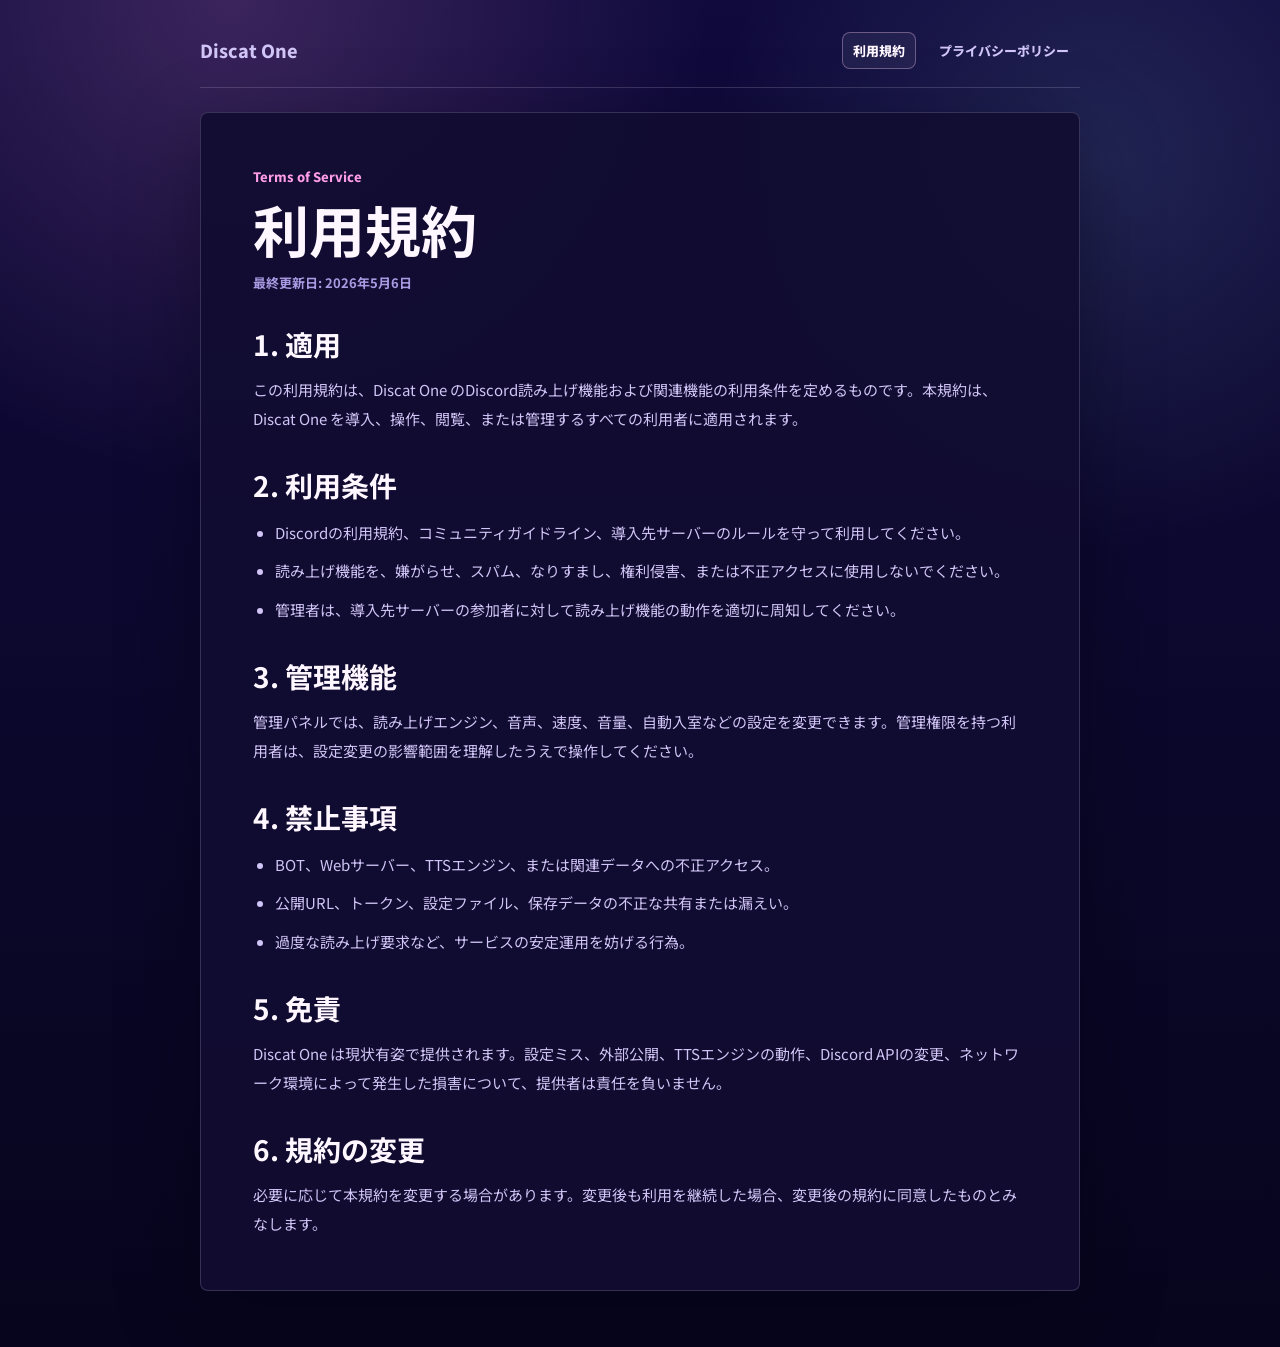
<file: index.html>
<!doctype html>
<html lang="ja">
  <head>
    <meta charset="utf-8" />
    <meta name="viewport" content="width=device-width, initial-scale=1" />
    <title>利用規約 | Discat One</title>
    <link rel="preconnect" href="https://fonts.googleapis.com" />
    <link rel="preconnect" href="https://fonts.gstatic.com" crossorigin />
    <link
      href="https://fonts.googleapis.com/css2?family=Noto+Sans+JP:wght@400;500;600;700;800&display=swap"
      rel="stylesheet"
    />
    <link rel="stylesheet" href="./legal.css" />
  </head>
  <body>
    <main class="document-shell">
      <header class="document-header">
        <p class="service-name">Discat One</p>
        <nav aria-label="関連ページ">
          <a aria-current="page" href="./index.html">利用規約</a>
          <a href="./privacy.html">プライバシーポリシー</a>
        </nav>
      </header>

      <article class="document-card">
        <header class="document-title">
          <p>Terms of Service</p>
          <h1>利用規約</h1>
          <span>最終更新日: 2026年5月6日</span>
        </header>

        <section>
          <h2>1. 適用</h2>
          <p>この利用規約は、Discat One のDiscord読み上げ機能および関連機能の利用条件を定めるものです。本規約は、Discat One を導入、操作、閲覧、または管理するすべての利用者に適用されます。</p>
        </section>

        <section>
          <h2>2. 利用条件</h2>
          <ul>
            <li>Discordの利用規約、コミュニティガイドライン、導入先サーバーのルールを守って利用してください。</li>
            <li>読み上げ機能を、嫌がらせ、スパム、なりすまし、権利侵害、または不正アクセスに使用しないでください。</li>
            <li>管理者は、導入先サーバーの参加者に対して読み上げ機能の動作を適切に周知してください。</li>
          </ul>
        </section>

        <section>
          <h2>3. 管理機能</h2>
          <p>管理パネルでは、読み上げエンジン、音声、速度、音量、自動入室などの設定を変更できます。管理権限を持つ利用者は、設定変更の影響範囲を理解したうえで操作してください。</p>
        </section>

        <section>
          <h2>4. 禁止事項</h2>
          <ul>
            <li>BOT、Webサーバー、TTSエンジン、または関連データへの不正アクセス。</li>
            <li>公開URL、トークン、設定ファイル、保存データの不正な共有または漏えい。</li>
            <li>過度な読み上げ要求など、サービスの安定運用を妨げる行為。</li>
          </ul>
        </section>

        <section>
          <h2>5. 免責</h2>
          <p>Discat One は現状有姿で提供されます。設定ミス、外部公開、TTSエンジンの動作、Discord APIの変更、ネットワーク環境によって発生した損害について、提供者は責任を負いません。</p>
        </section>

        <section>
          <h2>6. 規約の変更</h2>
          <p>必要に応じて本規約を変更する場合があります。変更後も利用を継続した場合、変更後の規約に同意したものとみなします。</p>
        </section>
      </article>
    </main>
  </body>
</html>
</file>
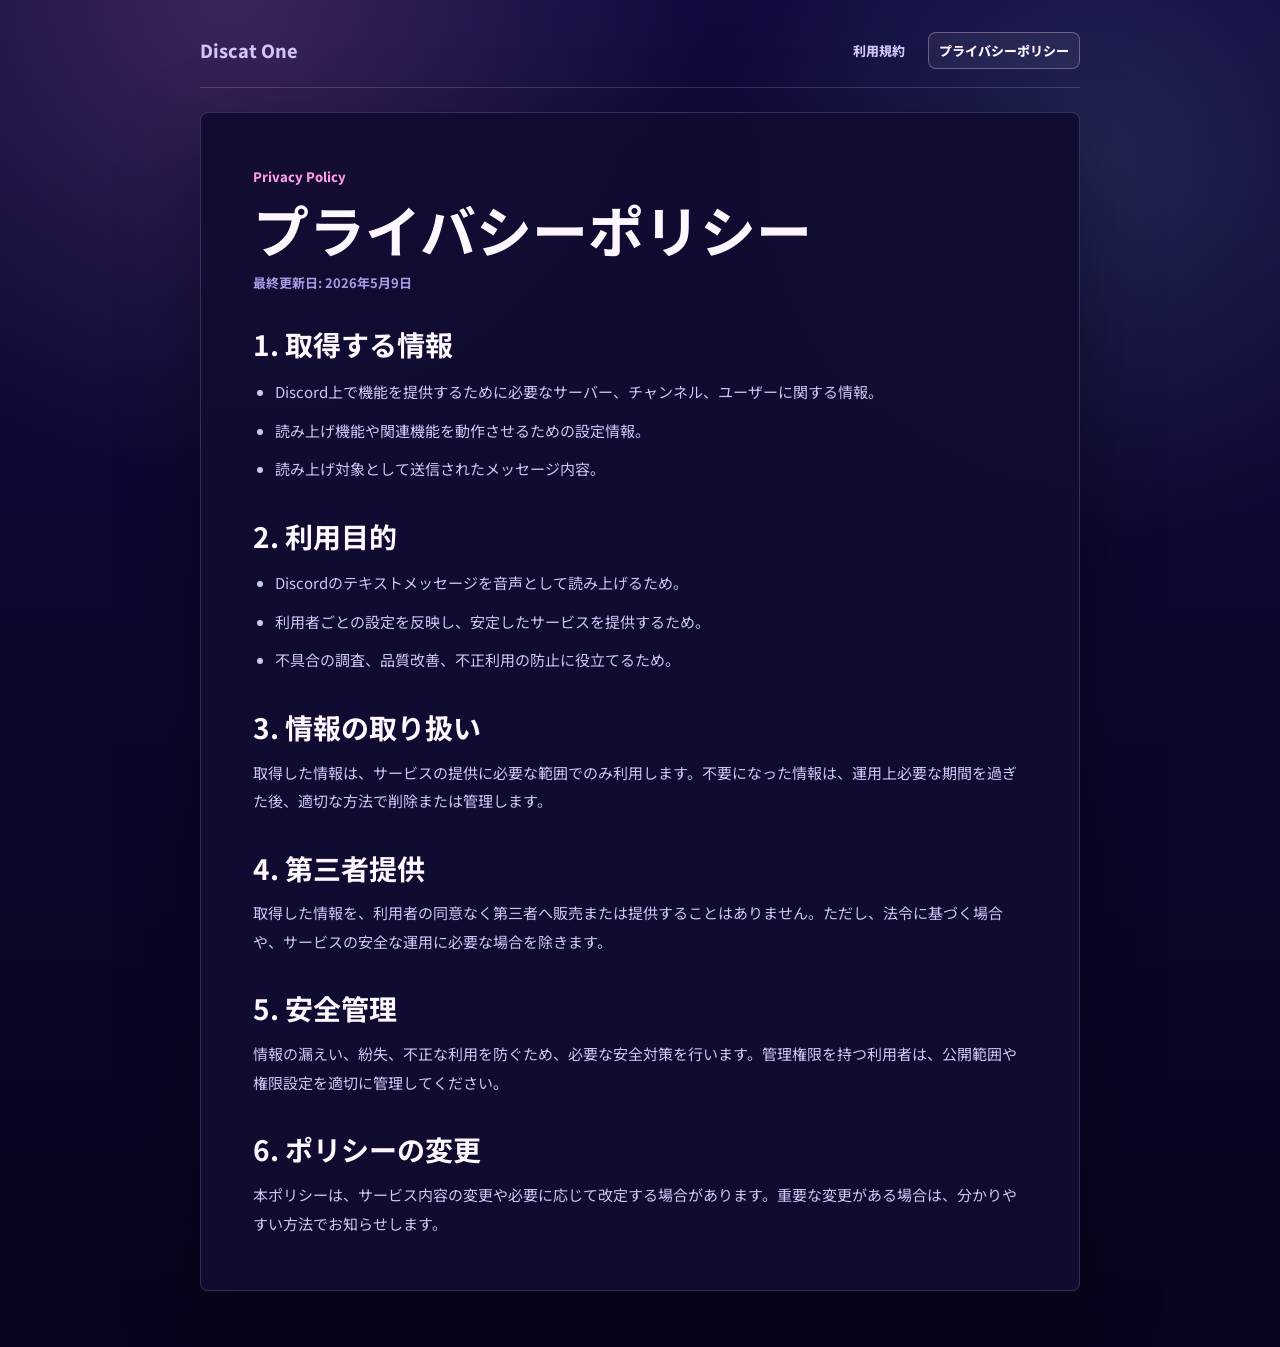
<file: privacy.html>
<!doctype html>
<html lang="ja">
  <head>
    <meta charset="utf-8" />
    <meta name="viewport" content="width=device-width, initial-scale=1" />
    <title>プライバシーポリシー | Discat One</title>
    <link rel="preconnect" href="https://fonts.googleapis.com" />
    <link rel="preconnect" href="https://fonts.gstatic.com" crossorigin />
    <link
      href="https://fonts.googleapis.com/css2?family=Noto+Sans+JP:wght@400;500;600;700;800&display=swap"
      rel="stylesheet"
    />
    <link rel="stylesheet" href="./legal.css" />
  </head>
  <body>
    <main class="document-shell">
      <header class="document-header">
        <p class="service-name">Discat One</p>
        <nav aria-label="関連ページ">
          <a href="./index.html">利用規約</a>
          <a aria-current="page" href="./privacy.html">プライバシーポリシー</a>
        </nav>
      </header>

      <article class="document-card">
        <header class="document-title">
          <p>Privacy Policy</p>
          <h1>プライバシーポリシー</h1>
          <span>最終更新日: 2026年5月9日</span>
        </header>

        <section>
          <h2>1. 取得する情報</h2>
          <ul>
            <li>Discord上で機能を提供するために必要なサーバー、チャンネル、ユーザーに関する情報。</li>
            <li>読み上げ機能や関連機能を動作させるための設定情報。</li>
            <li>読み上げ対象として送信されたメッセージ内容。</li>
          </ul>
        </section>

        <section>
          <h2>2. 利用目的</h2>
          <ul>
            <li>Discordのテキストメッセージを音声として読み上げるため。</li>
            <li>利用者ごとの設定を反映し、安定したサービスを提供するため。</li>
            <li>不具合の調査、品質改善、不正利用の防止に役立てるため。</li>
          </ul>
        </section>

        <section>
          <h2>3. 情報の取り扱い</h2>
          <p>取得した情報は、サービスの提供に必要な範囲でのみ利用します。不要になった情報は、運用上必要な期間を過ぎた後、適切な方法で削除または管理します。</p>
        </section>

        <section>
          <h2>4. 第三者提供</h2>
          <p>取得した情報を、利用者の同意なく第三者へ販売または提供することはありません。ただし、法令に基づく場合や、サービスの安全な運用に必要な場合を除きます。</p>
        </section>

        <section>
          <h2>5. 安全管理</h2>
          <p>情報の漏えい、紛失、不正な利用を防ぐため、必要な安全対策を行います。管理権限を持つ利用者は、公開範囲や権限設定を適切に管理してください。</p>
        </section>

        <section>
          <h2>6. ポリシーの変更</h2>
          <p>本ポリシーは、サービス内容の変更や必要に応じて改定する場合があります。重要な変更がある場合は、分かりやすい方法でお知らせします。</p>
        </section>
      </article>
    </main>
  </body>
</html>
</file>
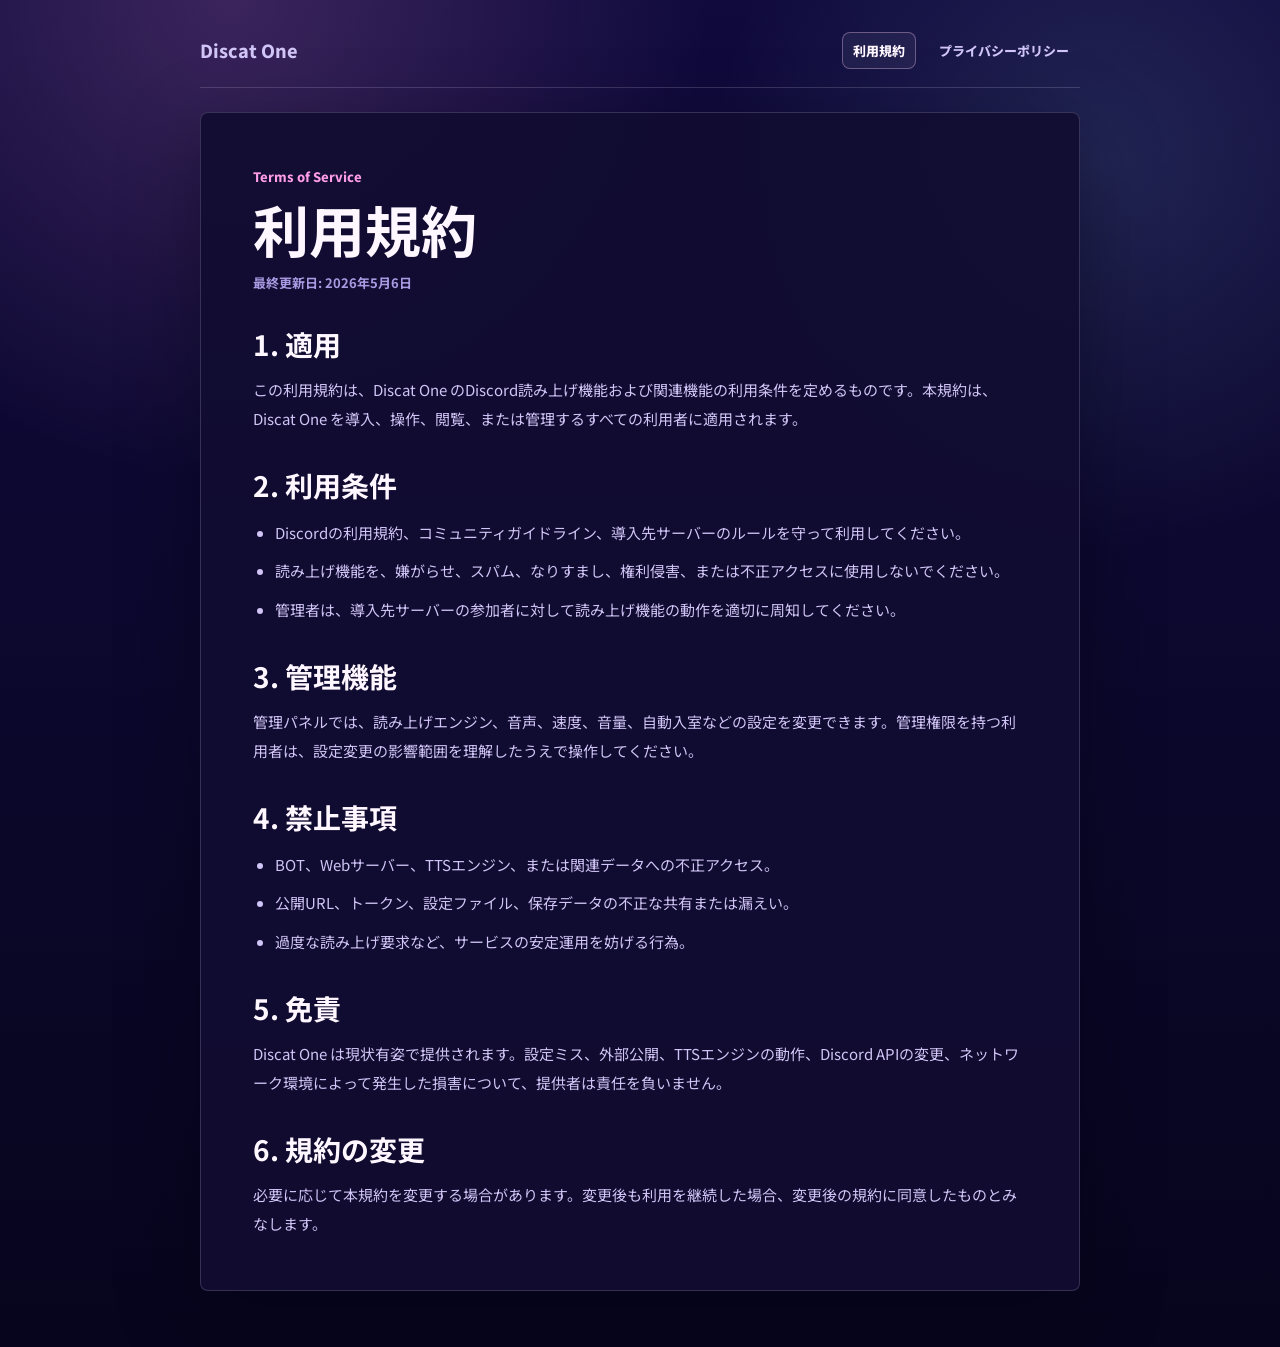
<file: terms.html>
<!doctype html>
<html lang="ja">
  <head>
    <meta charset="utf-8" />
    <meta name="viewport" content="width=device-width, initial-scale=1" />
    <title>利用規約 | Discat One</title>
    <link rel="preconnect" href="https://fonts.googleapis.com" />
    <link rel="preconnect" href="https://fonts.gstatic.com" crossorigin />
    <link
      href="https://fonts.googleapis.com/css2?family=Noto+Sans+JP:wght@400;500;600;700;800&display=swap"
      rel="stylesheet"
    />
    <link rel="stylesheet" href="./legal.css" />
  </head>
  <body>
    <main class="document-shell">
      <header class="document-header">
        <p class="service-name">Discat One</p>
        <nav aria-label="関連ページ">
          <a aria-current="page" href="./terms.html">利用規約</a>
          <a href="./privacy.html">プライバシーポリシー</a>
        </nav>
      </header>

      <article class="document-card">
        <header class="document-title">
          <p>Terms of Service</p>
          <h1>利用規約</h1>
          <span>最終更新日: 2026年5月6日</span>
        </header>

        <section>
          <h2>1. 適用</h2>
          <p>この利用規約は、Discat One のDiscord読み上げ機能および関連機能の利用条件を定めるものです。本規約は、Discat One を導入、操作、閲覧、または管理するすべての利用者に適用されます。</p>
        </section>

        <section>
          <h2>2. 利用条件</h2>
          <ul>
            <li>Discordの利用規約、コミュニティガイドライン、導入先サーバーのルールを守って利用してください。</li>
            <li>読み上げ機能を、嫌がらせ、スパム、なりすまし、権利侵害、または不正アクセスに使用しないでください。</li>
            <li>管理者は、導入先サーバーの参加者に対して読み上げ機能の動作を適切に周知してください。</li>
          </ul>
        </section>

        <section>
          <h2>3. 管理機能</h2>
          <p>管理パネルでは、読み上げエンジン、音声、速度、音量、自動入室などの設定を変更できます。管理権限を持つ利用者は、設定変更の影響範囲を理解したうえで操作してください。</p>
        </section>

        <section>
          <h2>4. 禁止事項</h2>
          <ul>
            <li>BOT、Webサーバー、TTSエンジン、または関連データへの不正アクセス。</li>
            <li>公開URL、トークン、設定ファイル、保存データの不正な共有または漏えい。</li>
            <li>過度な読み上げ要求など、サービスの安定運用を妨げる行為。</li>
          </ul>
        </section>

        <section>
          <h2>5. 免責</h2>
          <p>Discat One は現状有姿で提供されます。設定ミス、外部公開、TTSエンジンの動作、Discord APIの変更、ネットワーク環境によって発生した損害について、提供者は責任を負いません。</p>
        </section>

        <section>
          <h2>6. 規約の変更</h2>
          <p>必要に応じて本規約を変更する場合があります。変更後も利用を継続した場合、変更後の規約に同意したものとみなします。</p>
        </section>
      </article>
    </main>
  </body>
</html>
</file>
<file: legal.css>
:root {
  color-scheme: dark;
  --bg: #090720;
  --panel: rgba(18, 13, 49, 0.92);
  --panel-soft: rgba(255, 255, 255, 0.055);
  --line: rgba(231, 214, 255, 0.18);
  --line-strong: rgba(255, 202, 244, 0.34);
  --text: #fff7ff;
  --muted: #d0c5f6;
  --soft: #a99be3;
  --accent: #ff9de9;
  --accent-2: #9edcff;
  font-family: "Noto Sans JP", system-ui, sans-serif;
}

* {
  box-sizing: border-box;
}

html {
  min-height: 100%;
  background: var(--bg);
}

body {
  min-height: 100vh;
  margin: 0;
  color: var(--text);
  background:
    radial-gradient(circle at 18% 0%, rgba(255, 157, 233, 0.18), transparent 28%),
    radial-gradient(circle at 86% 12%, rgba(158, 220, 255, 0.13), transparent 24%),
    linear-gradient(180deg, #100a3d 0%, #07051d 100%);
}

a {
  color: inherit;
}

.document-shell {
  width: min(880px, calc(100% - 32px));
  margin: 0 auto;
  padding: 32px 0 56px;
}

.document-header {
  display: flex;
  align-items: center;
  justify-content: space-between;
  gap: 20px;
  border-bottom: 1px solid var(--line);
  padding-bottom: 18px;
}

.service-name {
  margin: 0;
  font-size: 18px;
  font-weight: 800;
  letter-spacing: 0;
}

.document-header nav {
  display: flex;
  flex-wrap: wrap;
  gap: 12px;
}

.document-header a {
  border: 1px solid transparent;
  border-radius: 8px;
  padding: 8px 10px;
  color: var(--muted);
  font-size: 13px;
  font-weight: 800;
  text-decoration: none;
}

.document-header a:hover,
.document-header a[aria-current="page"] {
  border-color: var(--line-strong);
  color: var(--text);
  background: var(--panel-soft);
}

.document-card {
  margin-top: 24px;
  border: 1px solid var(--line);
  border-radius: 8px;
  padding: clamp(24px, 5vw, 52px);
  background: var(--panel);
  box-shadow: 0 24px 80px rgba(2, 1, 15, 0.36);
}

.document-title {
  max-width: 720px;
}

.document-title p {
  margin: 0;
  color: var(--accent);
  font-size: 13px;
  font-weight: 800;
}

.document-title h1 {
  margin: 8px 0 0;
  font-size: clamp(32px, 6vw, 56px);
  line-height: 1.1;
  overflow-wrap: anywhere;
}

.document-title span {
  display: block;
  margin-top: 14px;
  color: var(--soft);
  font-size: 13px;
  font-weight: 700;
}

section {
  margin-top: 34px;
}

h2 {
  margin: 0;
  font-size: clamp(20px, 3vw, 28px);
  line-height: 1.35;
}

p,
li {
  color: var(--muted);
  font-size: 15px;
  line-height: 1.9;
  overflow-wrap: anywhere;
}

p {
  margin: 12px 0 0;
}

ul {
  display: grid;
  gap: 10px;
  margin: 14px 0 0;
  padding-left: 1.4em;
}

strong {
  color: var(--text);
}

@media (max-width: 640px) {
  .document-shell {
    width: calc(100% - 20px);
    padding-top: 16px;
  }

  .document-header {
    align-items: flex-start;
    flex-direction: column;
  }

  .document-header nav {
    width: 100%;
  }

  .document-header a {
    padding-inline: 0;
  }

  .document-card {
    padding: 22px;
  }
}
</file>
